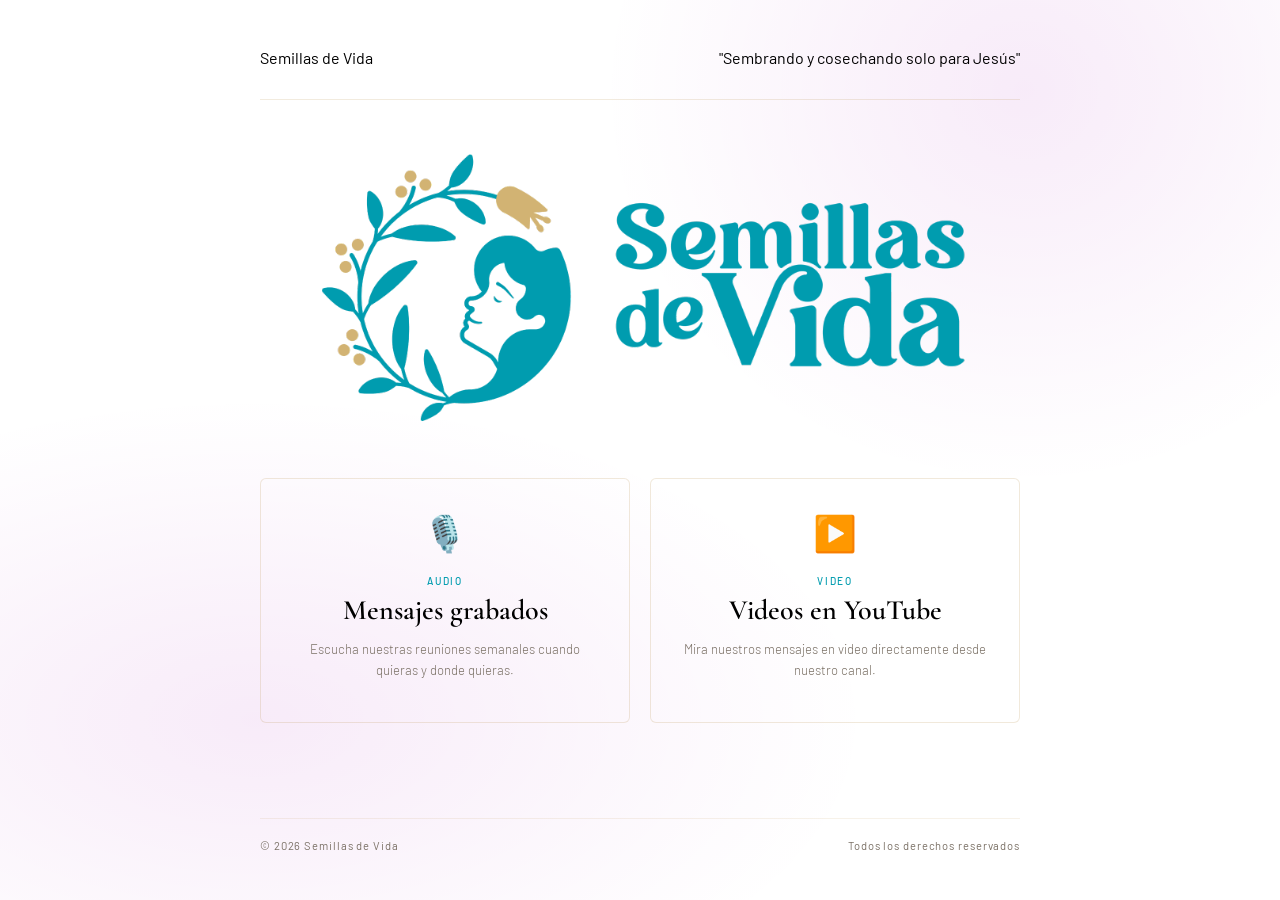
<file: index.html>
<!DOCTYPE html>
<html lang="es">
<head>
  <meta charset="UTF-8"/>
  <meta name="viewport" content="width=device-width, initial-scale=1.0"/>
  <title>Ministerio Semillas de Vida</title>
  <link href="https://fonts.googleapis.com/css2?family=Cormorant+Garamond:ital,wght@0,300;0,600;1,300;1,600&family=Barlow:wght@300;400;500&display=swap" rel="stylesheet"/>
  <link rel="stylesheet" href="index.css" />
</head>
<body>
<div class="bg"></div>
<div class="page">
  <nav>
    <div class="brand">Semillas de Vida</div>
    <div class="verse">"Sembrando y cosechando solo para Jesús"</div>
  </nav>

  <main>
    <div class="headline">
      <div class="svg-container">
        <img src="./assets/logo-land-svg.svg" alt="Semillas de Vida Logo" class="svg-responsive">
      </div>
    </div>

    <div class="cards">
      <a class="card" href="./conquistandoelcorazon/conquistando.html">
        <span class="card-icon">🎙️</span>
        <div class="card-label">Audio</div>
        <div class="card-title">Mensajes grabados</div>
        <div class="card-desc">Escucha nuestras reuniones semanales cuando quieras y donde quieras.</div>
        <span class="card-arrow">→</span>
      </a>

      <a class="card" href="./elcaracterdeldiscipulo/elcaracter.html">
        <span class="card-icon">▶️</span>
        <div class="card-label">Video</div>
        <div class="card-title">Videos en YouTube</div>
        <div class="card-desc">Mira nuestros mensajes en video directamente desde nuestro canal.</div>
        <span class="card-arrow">→</span>
      </a>
    </div>
  </main>

  <footer>
    <span>© 2026 Semillas de Vida</span>
    <span>Todos los derechos reservados</span>
  </footer>
</div>
</body>
</html>
</file>
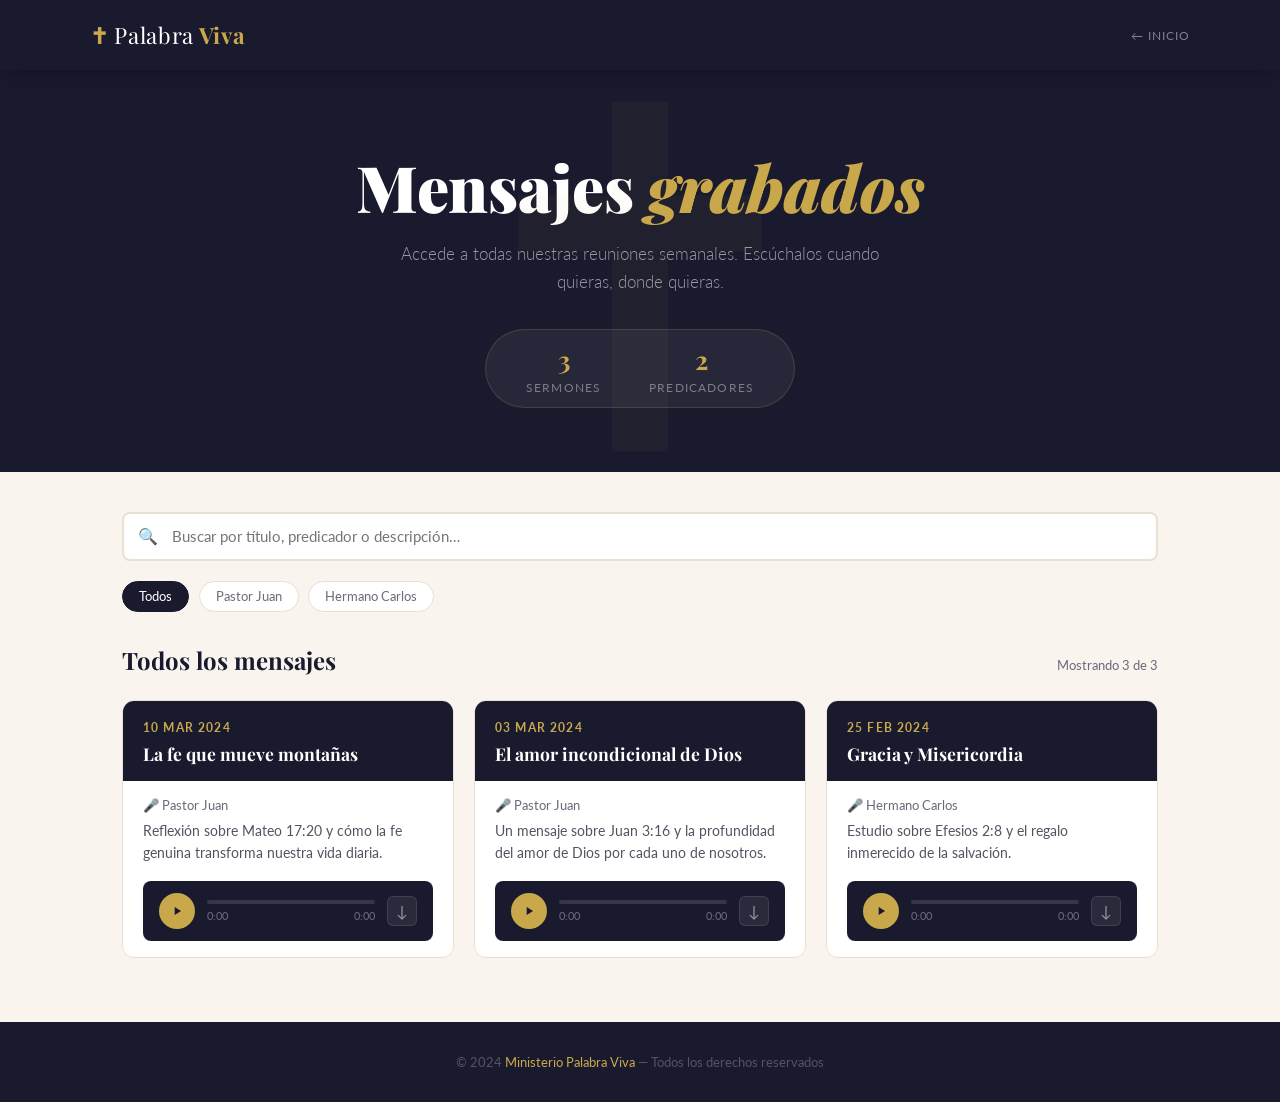
<file: conquistandoelcorazon/conquistando.html>
<!DOCTYPE html>
<html lang="es">
<head>
  <meta charset="UTF-8" />
  <meta name="viewport" content="width=device-width, initial-scale=1.0"/>
  <title>Mensajes — Ministerio Palabra Viva</title>
  <link href="https://fonts.googleapis.com/css2?family=Playfair+Display:wght@400;700;900&family=Lato:wght@300;400;700&display=swap" rel="stylesheet"/>
  <link rel="stylesheet" href="conquistando.css" />
</head>
<body>

<header>
  <div class="header-inner">
    <div class="logo">✝ <span>Palabra</span> Viva</div>
    <a class="back-btn" href="./../index.html">← Inicio</a>
  </div>
</header>

<section class="hero">
  <h1>Mensajes <em>grabados</em></h1>
  <p>Accede a todas nuestras reuniones semanales. Escúchalos cuando quieras, donde quieras.</p>
  <div class="hero-stats">
    <div class="stat"><span class="stat-number" id="total-count">—</span><span class="stat-label">Sermones</span></div>
    <div class="stat"><span class="stat-number" id="preacher-count">—</span><span class="stat-label">Predicadores</span></div>
  </div>
</section>

<div class="controls">
  <div class="search-bar">
    <span class="search-icon">🔍</span>
    <input type="text" id="search-input" placeholder="Buscar por título, predicador o descripción…"/>
  </div>
  <div class="filters" id="filters">
    <button class="filter-btn active" data-filter="all">Todos</button>
  </div>
</div>

<section class="sermons-section">
  <div class="section-header">
    <h2 class="section-title">Todos los mensajes</h2>
    <span class="sermon-count" id="showing-count"></span>
  </div>
  <div id="sermon-grid">
    <div class="loading"><div class="spinner"></div>Cargando sermones…</div>
  </div>
</section>

<footer><p>© 2024 <span>Ministerio Palabra Viva</span> — Todos los derechos reservados</p></footer>

  <script src="conquistando.js"></script>
</body>
</html>
</file>
<file: index.css>
*,
*::before,
*::after {
    margin: 0;
    padding: 0;
    box-sizing: border-box;
}

:root {
    --ink: #ffffff;
    --cream: #000000;
    --gold: #009caf;
    --gold2: #ade7ec;
    --dim: #7A7065;
}

html,
body {
    height: 100%;
}

body {
    display: flex;             /* Enable flexbox */
    justify-content: center;   /* Horizontal centering */
    align-items: flex-start;       /* Vertical centering */
    text-align: center;        /* Center text inside elements */
    background: var(--ink);
    color: var(--cream);
    font-family: 'Barlow', sans-serif;
}

/* svg */

.svg-container {
    width: 100%;       /* Ocupa todo el ancho de su padre */
    max-width: 800px;  /* Pero no crecerá más de 500px */
    margin: auto;
}

.svg-responsive {
    width: 100%;
    height: auto;
}

.bg {
    position: fixed;
    inset: 0;
    z-index: 0;
    background:
        radial-gradient(ellipse 80% 60% at 20% 80%, rgba(160, 0, 175, 0.08) 0%, transparent 60%),
        radial-gradient(ellipse 60% 80% at 80% 10%, rgba(160, 0, 175, 0.08) 0%, transparent 55%),
        var(--ink);
}

.page {
    position: relative;
    z-index: 1;
    min-height: 100vh;
    display: grid;
    grid-template-rows: auto 1fr auto;
    padding: clamp(1.5rem, 4vw, 3rem) clamp(1.5rem, 6vw, 5rem);
}

nav {
    display: flex;
    align-items: center;
    justify-content: space-between;
    padding-bottom: 2rem;
    border-bottom: 1px solid rgba(184, 146, 74, 0.18);
    animation: fadeDown 0.7s ease both;
}

main {
    display: flex;
    flex-direction: column;
    justify-content: flex-start;
    gap: 3rem;
    padding: 3rem 0;
}

.headline {
    animation: fadeUp 0.7s 0.1s ease both;
}


.cards {
    display: grid;
    grid-template-columns: repeat(2, 1fr);
    gap: 1.25rem;
    max-width: 760px;
    animation: fadeUp 0.7s 0.25s ease both;
}

.card {
    position: relative;
    display: block;
    text-decoration: none;
    border: 1px solid rgba(184, 146, 74, 0.2);
    border-radius: 6px;
    padding: 2rem 1.75rem 2.5rem;
    background: rgba(244, 239, 230, 0.02);
    transition: border-color .3s, background .3s, transform .3s;
}

.card::before {
    content: '';
    position: absolute;
    inset: 0;
    border-radius: 6px;
    background: linear-gradient(135deg, rgba(184, 146, 74, 0.07), transparent 60%);
    opacity: 0;
    transition: opacity .3s;
}

.card:hover {
    border-color: rgba(184, 146, 74, 0.5);
    background: rgba(244, 239, 230, 0.04);
    transform: translateY(-5px);
}

.card:hover::before {
    opacity: 1;
}

.card-icon {
    font-size: 2.2rem;
    display: block;
    margin-bottom: 1.25rem;
}

.card-label {
    font-size: 0.63rem;
    letter-spacing: 0.18em;
    text-transform: uppercase;
    color: var(--gold);
    font-weight: 500;
    margin-bottom: 0.45rem;
}

.card-title {
    font-family: 'Cormorant Garamond', serif;
    font-size: 1.75rem;
    font-weight: 600;
    color: var(--cream);
    margin-bottom: 0.7rem;
    line-height: 1.2;
}

.card-desc {
    font-size: 0.82rem;
    font-weight: 300;
    color: var(--dim);
    line-height: 1.65;
}

.card-arrow {
    position: absolute;
    bottom: 1.5rem;
    right: 1.75rem;
    color: var(--gold);
    font-size: 1.1rem;
    opacity: 0;
    transform: translateX(-6px);
    transition: opacity .3s, transform .3s;
}

.card:hover .card-arrow {
    opacity: 1;
    transform: translateX(0);
}

footer {
    border-top: 1px solid rgba(184, 146, 74, 0.12);
    padding-top: 1.25rem;
    font-size: 0.7rem;
    color: var(--dim);
    letter-spacing: 0.08em;
    display: flex;
    justify-content: space-between;
    animation: fadeUp 0.7s 0.4s ease both;
}

@keyframes fadeDown {
    from {
        opacity: 0;
        transform: translateY(-14px)
    }

    to {
        opacity: 1;
        transform: translateY(0)
    }
}

@keyframes fadeUp {
    from {
        opacity: 0;
        transform: translateY(18px)
    }

    to {
        opacity: 1;
        transform: translateY(0)
    }
}

@media(max-width:580px) {
    .cards {
        grid-template-columns: 1fr;
    }

    .headline h1 {
        font-size: 2.8rem;
    }

    footer {
        flex-direction: column;
        gap: .4rem;
    }

    .verse {
        display: none;
    }
}
</file>
<file: conquistandoelcorazon/conquistando.css>
:root {
    --cream: #F9F5EE;
    --dark: #1A1A2E;
    --gold: #C9A84C;
    --gold-light: #E8C97A;
    --muted: #6B6B7B;
    --card-bg: #FFFFFF;
    --border: #E8E0D0;
    --player-bg: #1A1A2E;
}

* {
    margin: 0;
    padding: 0;
    box-sizing: border-box;
}

body {
    background-color: var(--cream);
    color: var(--dark);
    font-family: 'Lato', sans-serif;
    min-height: 100vh;
}

/* HEADER */
header {
    background: var(--dark);
    padding: 0 2rem;
    position: sticky;
    top: 0;
    z-index: 100;
    box-shadow: 0 2px 20px rgba(0, 0, 0, 0.3);
}

.header-inner {
    max-width: 1100px;
    margin: 0 auto;
    display: flex;
    align-items: center;
    justify-content: space-between;
    height: 70px;
}

.logo {
    font-family: 'Playfair Display', serif;
    font-size: 1.4rem;
    font-weight: 700;
    color: var(--gold);
    letter-spacing: 0.03em;
}

.logo span {
    color: #fff;
    font-weight: 300;
}

.back-btn {
    text-decoration: none;
    color: rgba(255, 255, 255, 0.45);
    font-size: 0.78rem;
    letter-spacing: 0.08em;
    text-transform: uppercase;
    transition: color .2s;
}

.back-btn:hover {
    color: var(--gold);
}

/* HERO */
.hero {
    background: var(--dark);
    text-align: center;
    padding: 5rem 2rem 4rem;
    position: relative;
    overflow: hidden;
}

.hero::before {
    content: '✝';
    position: absolute;
    font-size: 30rem;
    color: rgba(201, 168, 76, 0.04);
    top: 50%;
    left: 50%;
    transform: translate(-50%, -50%);
    pointer-events: none;
}

.hero h1 {
    font-family: 'Playfair Display', serif;
    font-size: clamp(2.2rem, 6vw, 4rem);
    font-weight: 900;
    color: #fff;
    line-height: 1.15;
    margin-bottom: 1rem;
}

.hero h1 em {
    color: var(--gold);
    font-style: italic;
}

.hero p {
    color: rgba(255, 255, 255, 0.55);
    font-size: 1.05rem;
    font-weight: 300;
    max-width: 480px;
    margin: 0 auto 2rem;
    line-height: 1.7;
}

.hero-stats {
    display: inline-flex;
    gap: 3rem;
    background: rgba(255, 255, 255, 0.06);
    border: 1px solid rgba(201, 168, 76, 0.2);
    border-radius: 50px;
    padding: 0.75rem 2.5rem;
}

.stat {
    text-align: center;
}

.stat-number {
    font-family: 'Playfair Display', serif;
    font-size: 1.6rem;
    font-weight: 700;
    color: var(--gold);
    display: block;
}

.stat-label {
    font-size: 0.72rem;
    color: rgba(255, 255, 255, 0.4);
    letter-spacing: 0.1em;
    text-transform: uppercase;
}

/* SEARCH & FILTERS */
.controls {
    max-width: 1100px;
    margin: 0 auto;
    padding: 2.5rem 2rem 0;
}

.search-bar {
    position: relative;
    margin-bottom: 1.25rem;
}

.search-bar input {
    width: 100%;
    padding: 0.85rem 1rem 0.85rem 3rem;
    border: 2px solid var(--border);
    border-radius: 8px;
    background: white;
    font-family: 'Lato', sans-serif;
    font-size: 0.95rem;
    color: var(--dark);
    outline: none;
    transition: border-color .2s;
}

.search-bar input:focus {
    border-color: var(--gold);
}

.search-icon {
    position: absolute;
    left: 1rem;
    top: 50%;
    transform: translateY(-50%);
    color: var(--muted);
}

.filters {
    display: flex;
    gap: 0.6rem;
    flex-wrap: wrap;
}

.filter-btn {
    padding: 0.4rem 1rem;
    border: 1px solid var(--border);
    border-radius: 50px;
    background: white;
    font-family: 'Lato', sans-serif;
    font-size: 0.82rem;
    color: var(--muted);
    cursor: pointer;
    transition: all .2s;
}

.filter-btn:hover,
.filter-btn.active {
    background: var(--dark);
    border-color: var(--dark);
    color: white;
}

/* GRID */
.sermons-section {
    max-width: 1100px;
    margin: 0 auto;
    padding: 2rem 2rem 4rem;
}

.section-header {
    display: flex;
    justify-content: space-between;
    align-items: baseline;
    margin-bottom: 1.5rem;
}

.section-title {
    font-family: 'Playfair Display', serif;
    font-size: 1.5rem;
    font-weight: 700;
}

.sermon-count {
    font-size: 0.82rem;
    color: var(--muted);
}

#sermon-grid {
    display: grid;
    grid-template-columns: repeat(auto-fill, minmax(320px, 1fr));
    gap: 1.25rem;
}

/* CARD */
.sermon-card {
    background: var(--card-bg);
    border: 1px solid var(--border);
    border-radius: 12px;
    overflow: hidden;
    transition: box-shadow .25s, transform .25s;
    animation: fadeIn 0.4s ease both;
}

@keyframes fadeIn {
    from {
        opacity: 0;
        transform: translateY(12px)
    }

    to {
        opacity: 1;
        transform: translateY(0)
    }
}

.sermon-card:hover {
    box-shadow: 0 8px 30px rgba(0, 0, 0, 0.1);
    transform: translateY(-3px);
}

.card-top {
    background: var(--dark);
    padding: 1.25rem 1.25rem 1rem;
}

.card-date {
    font-size: 0.72rem;
    color: var(--gold);
    letter-spacing: 0.1em;
    text-transform: uppercase;
    font-weight: 700;
    margin-bottom: 0.5rem;
}

.card-title {
    font-family: 'Playfair Display', serif;
    font-size: 1.1rem;
    font-weight: 700;
    color: #fff;
    line-height: 1.35;
}

.card-body {
    padding: 1rem 1.25rem;
}

.card-preacher {
    font-size: 0.82rem;
    color: var(--muted);
    margin-bottom: 0.4rem;
}

.card-desc {
    font-size: 0.88rem;
    color: var(--dark);
    line-height: 1.6;
    margin-bottom: 1rem;
    opacity: 0.75;
}

/* PLAYER */
.audio-player {
    background: var(--player-bg);
    border-radius: 8px;
    padding: 0.75rem 1rem;
    display: flex;
    align-items: center;
    gap: 0.75rem;
}

.play-btn {
    width: 36px;
    height: 36px;
    border-radius: 50%;
    background: var(--gold);
    border: none;
    cursor: pointer;
    display: flex;
    align-items: center;
    justify-content: center;
    flex-shrink: 0;
    transition: background .2s, transform .15s;
}

.play-btn:hover {
    background: var(--gold-light);
    transform: scale(1.08);
}

.play-btn svg {
    fill: var(--dark);
    width: 14px;
    height: 14px;
}

.progress-wrap {
    flex: 1;
    display: flex;
    flex-direction: column;
    gap: 0.3rem;
}

.progress-bar-track {
    height: 4px;
    background: rgba(255, 255, 255, 0.12);
    border-radius: 2px;
    cursor: pointer;
    overflow: hidden;
}

.progress-bar-fill {
    height: 100%;
    background: var(--gold);
    border-radius: 2px;
    width: 0%;
    transition: width 0.1s linear;
}

.time-display {
    display: flex;
    justify-content: space-between;
    font-size: 0.68rem;
    color: rgba(255, 255, 255, 0.35);
    font-variant-numeric: tabular-nums;
}

.download-btn {
    width: 30px;
    height: 30px;
    border-radius: 6px;
    background: rgba(255, 255, 255, 0.07);
    border: 1px solid rgba(255, 255, 255, 0.1);
    color: rgba(255, 255, 255, 0.5);
    cursor: pointer;
    display: flex;
    align-items: center;
    justify-content: center;
    flex-shrink: 0;
    transition: background .2s;
    text-decoration: none;
    font-size: 1rem;
}

.download-btn:hover {
    background: rgba(201, 168, 76, 0.15);
    color: var(--gold);
}

/* STATES */
.empty-state,
.loading {
    grid-column: 1/-1;
    text-align: center;
    padding: 4rem 2rem;
    color: var(--muted);
}

.spinner {
    width: 36px;
    height: 36px;
    border: 3px solid var(--border);
    border-top-color: var(--gold);
    border-radius: 50%;
    animation: spin 0.8s linear infinite;
    margin: 0 auto 1rem;
}

@keyframes spin {
    to {
        transform: rotate(360deg);
    }
}

footer {
    background: var(--dark);
    text-align: center;
    padding: 2rem;
    color: rgba(255, 255, 255, 0.25);
    font-size: 0.8rem;
}

footer span {
    color: var(--gold);
}

@media (max-width: 600px) {
    .hero {
        padding: 3rem 1.25rem 2.5rem;
    }

    .hero-stats {
        gap: 1.5rem;
        padding: 0.75rem 1.5rem;
    }

    #sermon-grid {
        grid-template-columns: 1fr;
    }

    .controls,
    .sermons-section {
        padding-left: 1.25rem;
        padding-right: 1.25rem;
    }
}
</file>
